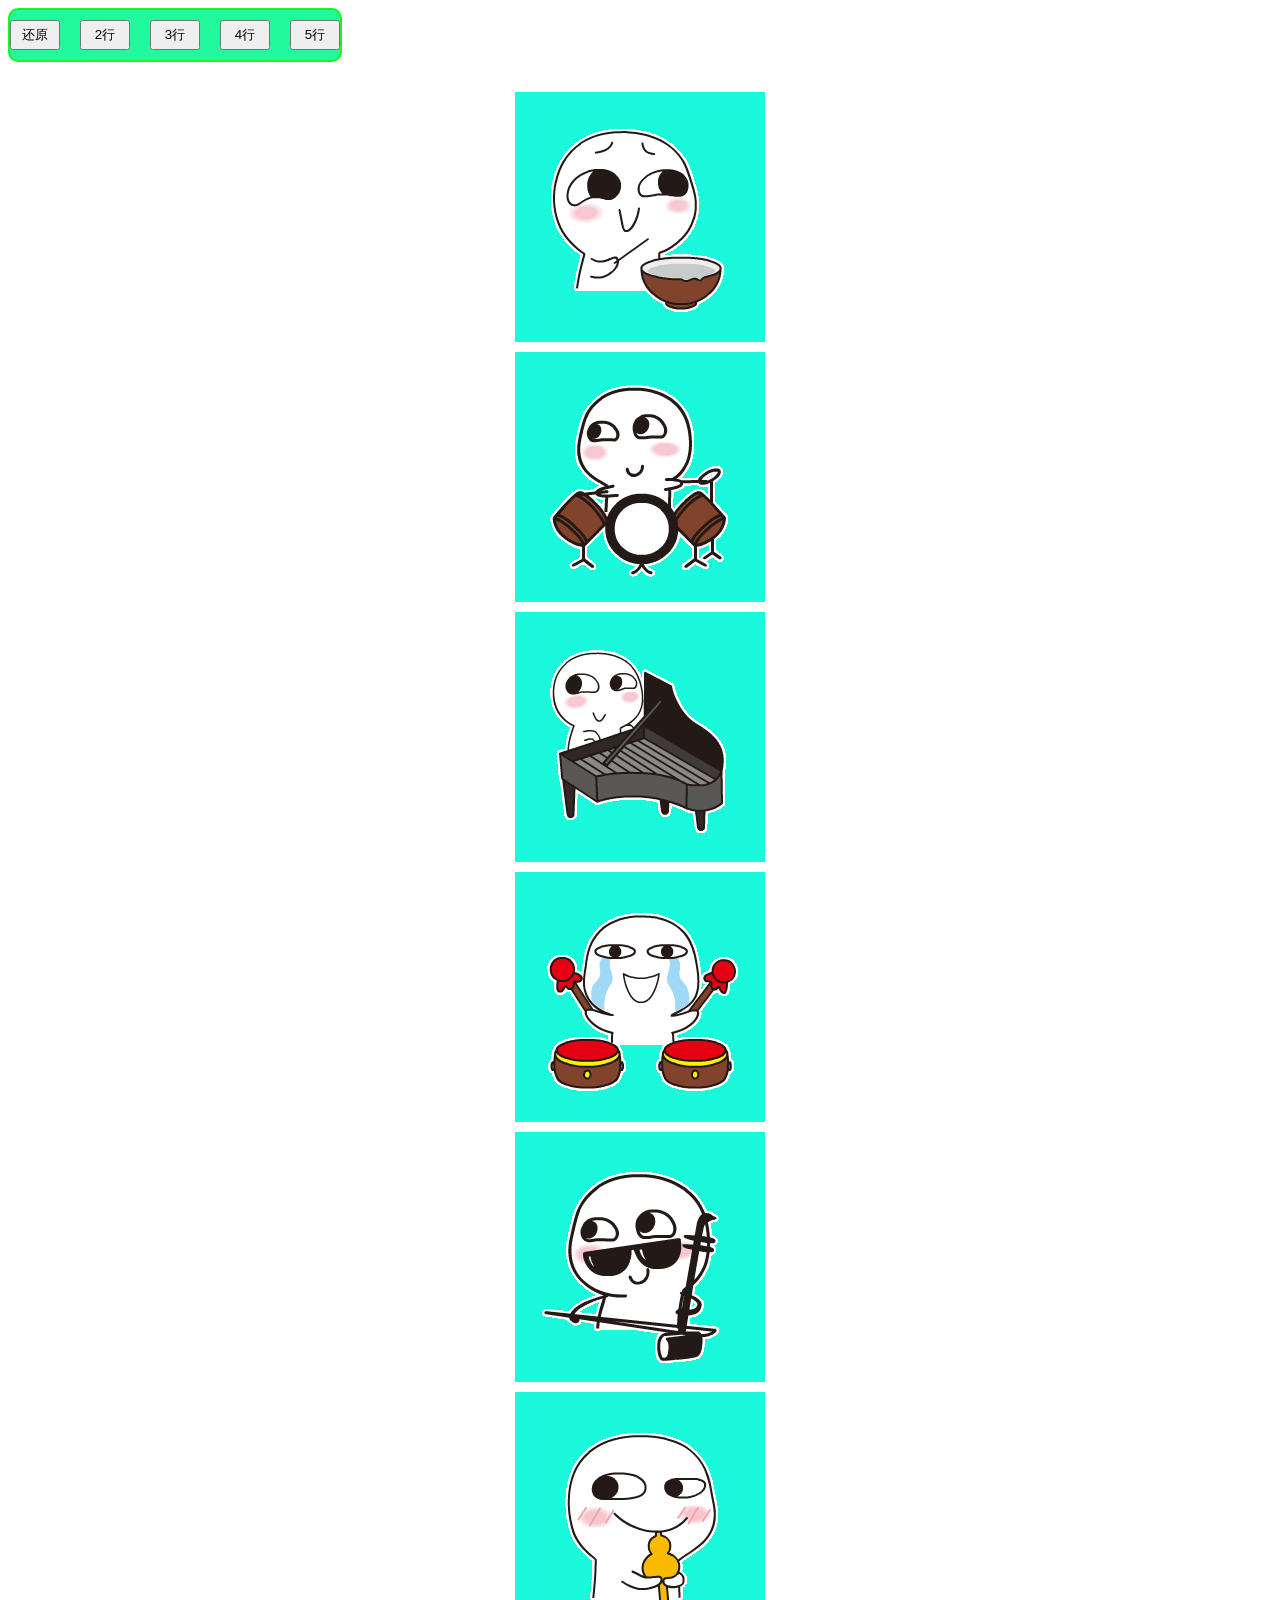
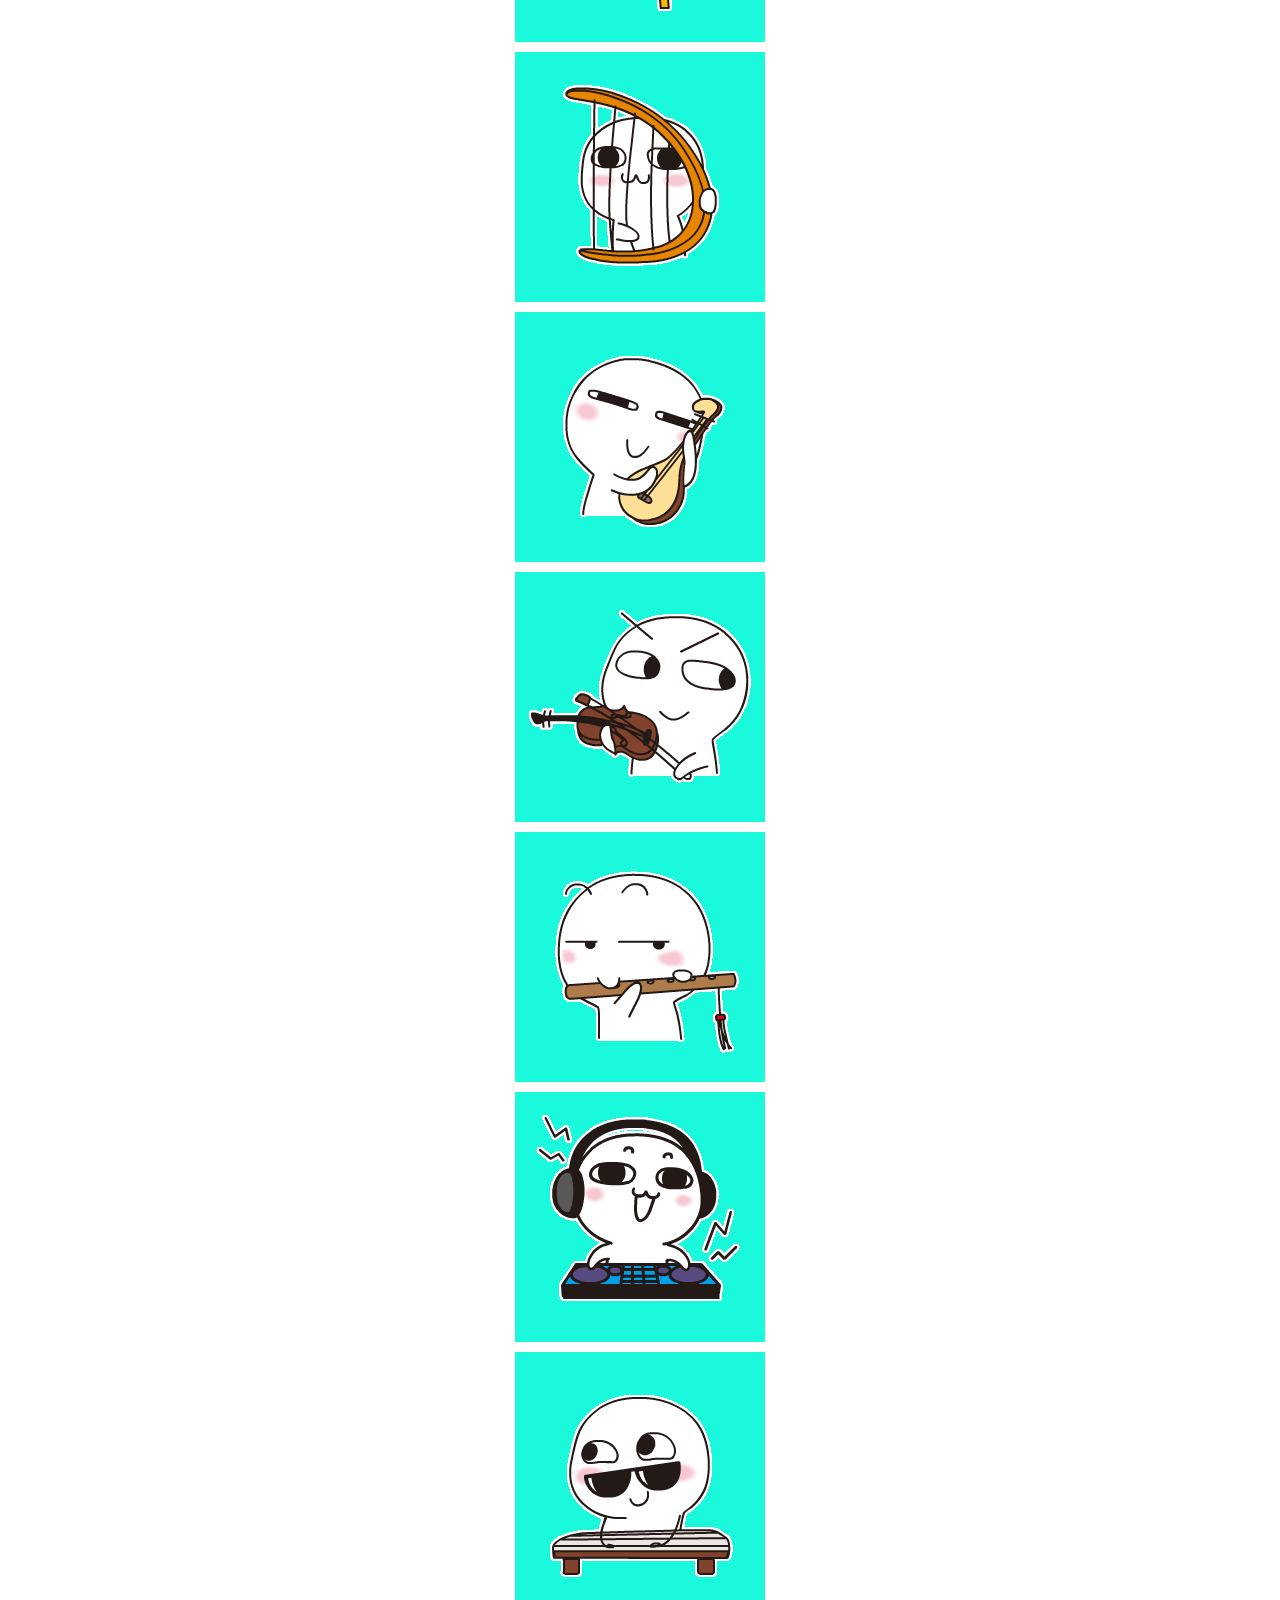
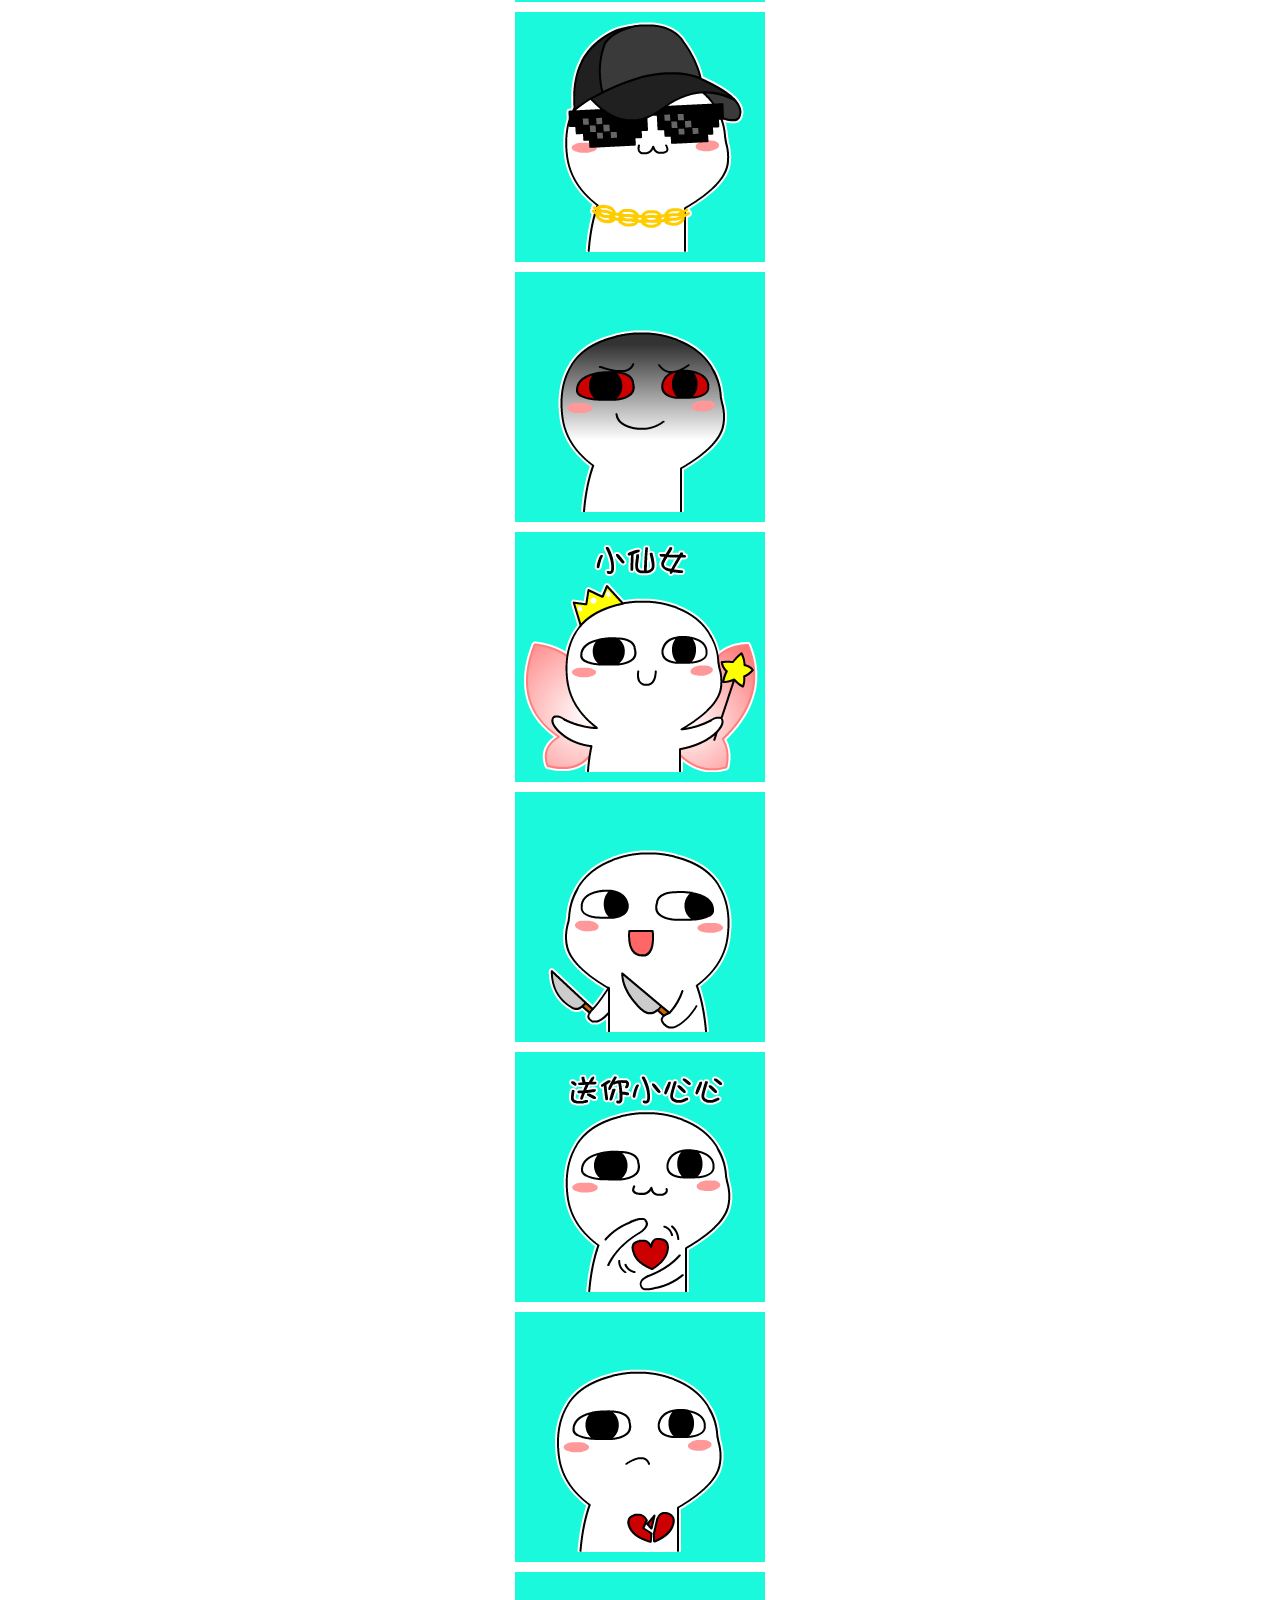
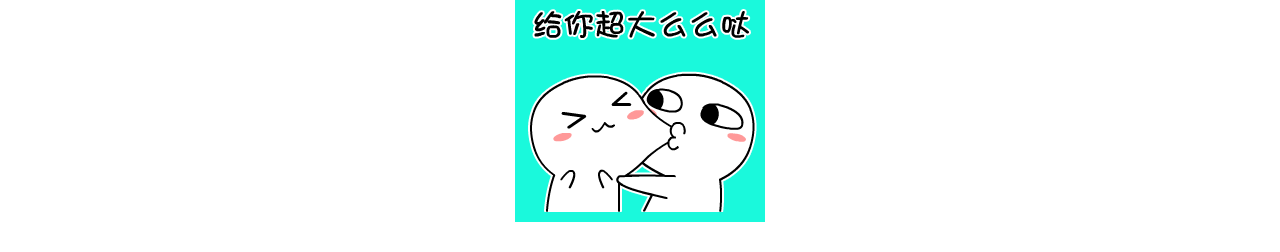
<file: 九宫格算法/Class/index.html>
<!DOCTYPE html>
<html lang="zh">
<head>
	<meta charset="UTF-8">
	<title>九宫格算法</title>
	<link rel="stylesheet" type="text/css" href="index.css">
	<script type="text/javascript" src="index.js"></script>
</head>
<body>
	<div class="btn-wrapper">
		<button class="btn">还原</button>
		<button class="btn">2行</button>
		<button class="btn">3行</button>
		<button class="btn">4行</button>
		<button class="btn">5行</button>
	</div>

	<div class="wrapper">
		
		<div class="inner">
			
			<div class="image" align="center"><img src="image/01.gif"></div>
			<div class="image" align="center"><img src="image/02.gif"></div>
			<div class="image" align="center"><img src="image/03.gif"></div>
			<div class="image" align="center"><img src="image/04.gif"></div>
			<div class="image" align="center"><img src="image/05.gif"></div>
			<div class="image" align="center"><img src="image/06.gif"></div>
			<div class="image" align="center"><img src="image/07.gif"></div>
			<div class="image" align="center"><img src="image/09.gif"></div>
			<div class="image" align="center"><img src="image/10.gif"></div>
			<div class="image" align="center"><img src="image/11.gif"></div>
			<div class="image" align="center"><img src="image/12.gif"></div>
			<div class="image" align="center"><img src="image/13.gif"></div>
			<div class="image" align="center"><img src="image/04.jpg"></div>
			<div class="image" align="center"><img src="image/05.jpg"></div>
			<div class="image" align="center"><img src="image/07.jpg"></div>
			<div class="image" align="center"><img src="image/08.jpg"></div>
			<div class="image" align="center"><img src="image/09.jpg"></div>
			<div class="image" align="center"><img src="image/10.jpg"></div>
			<div class="image" align="center"><img src="image/11.jpg"></div>

		</div>

	</div>
</body>
</html>
</file>
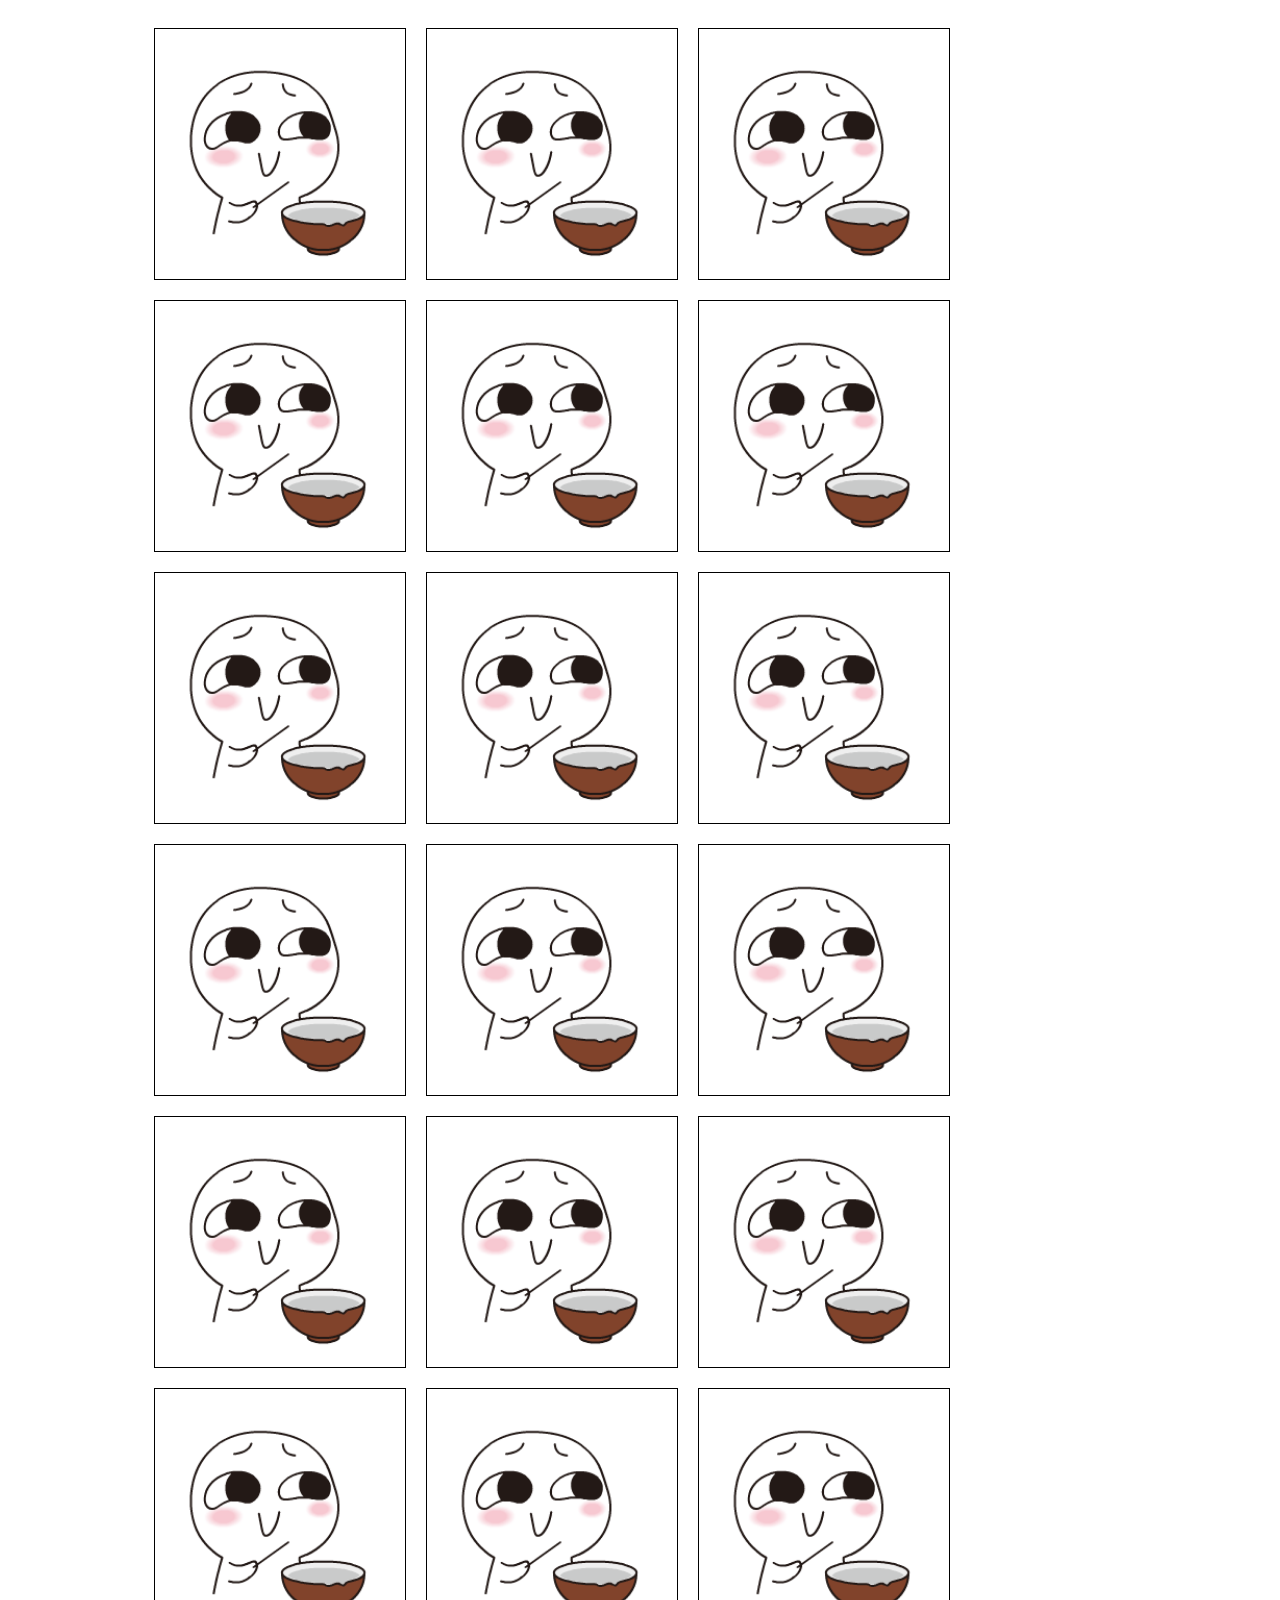
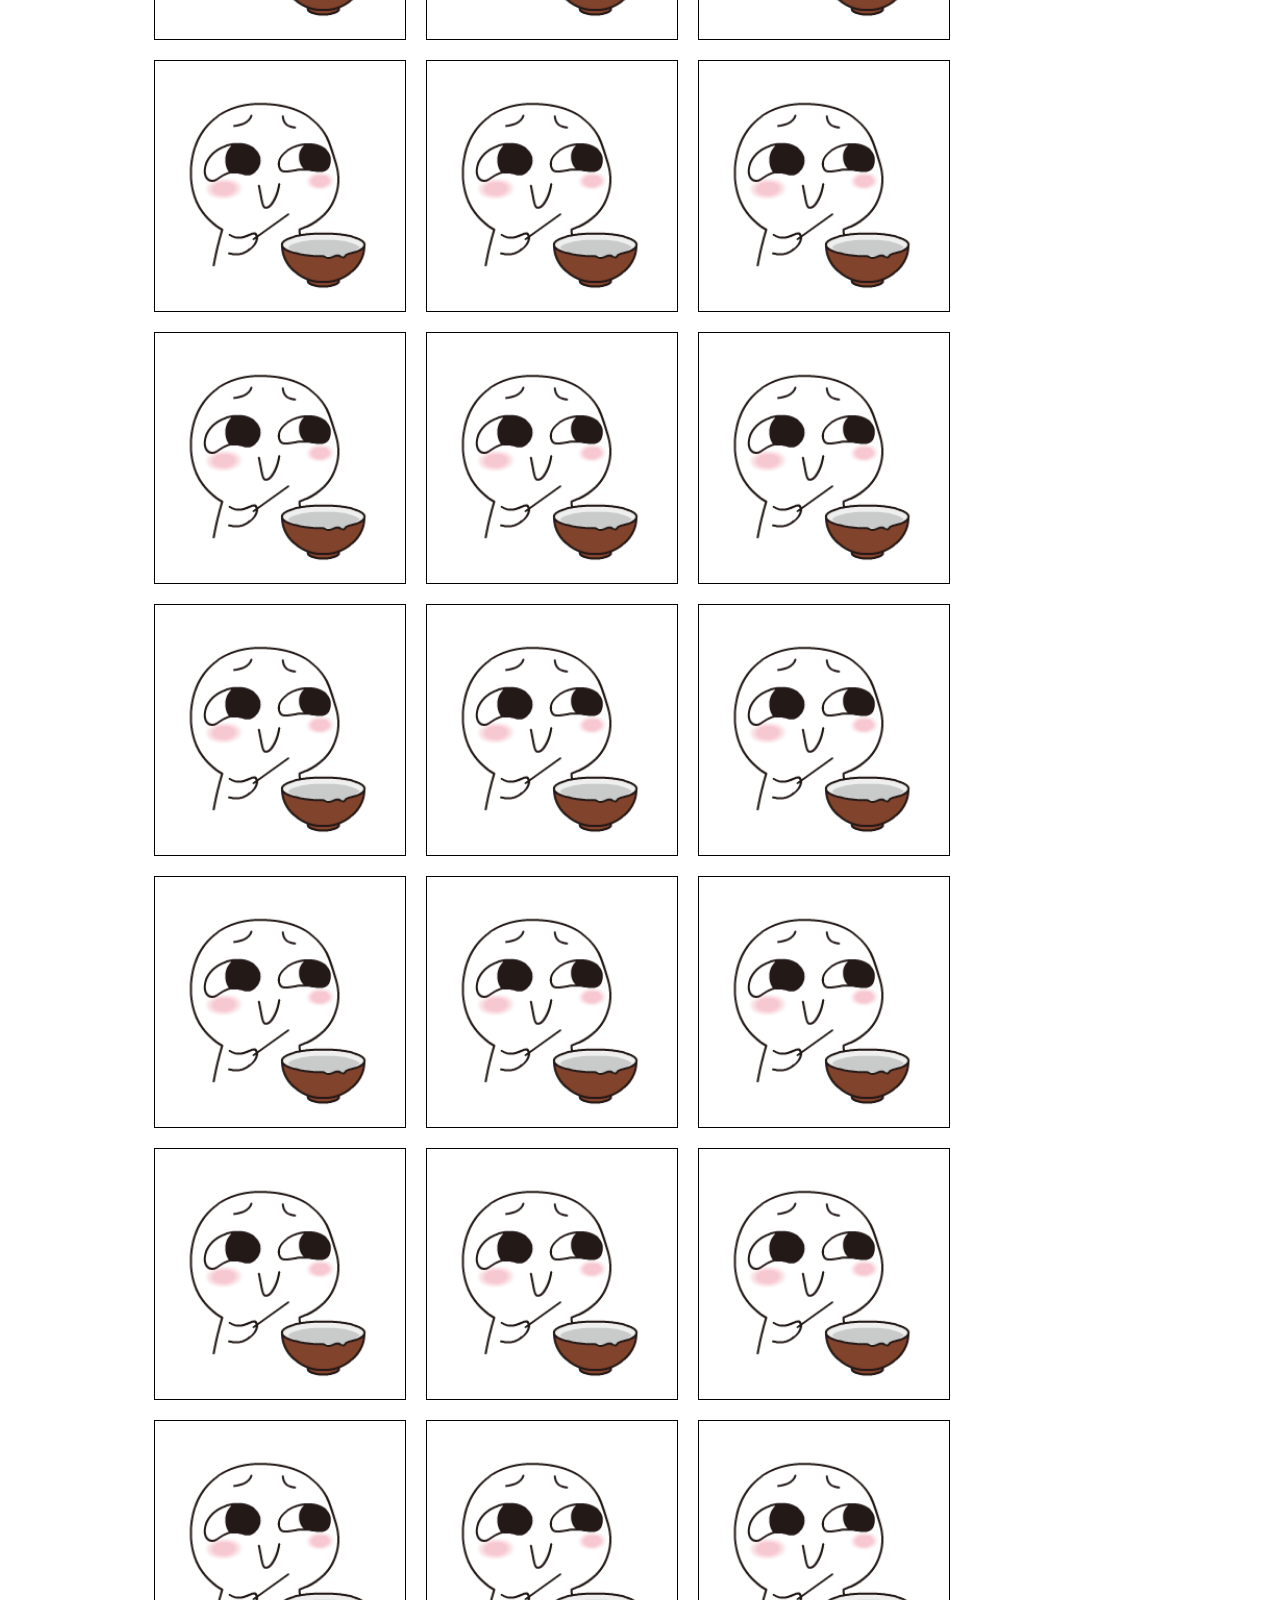
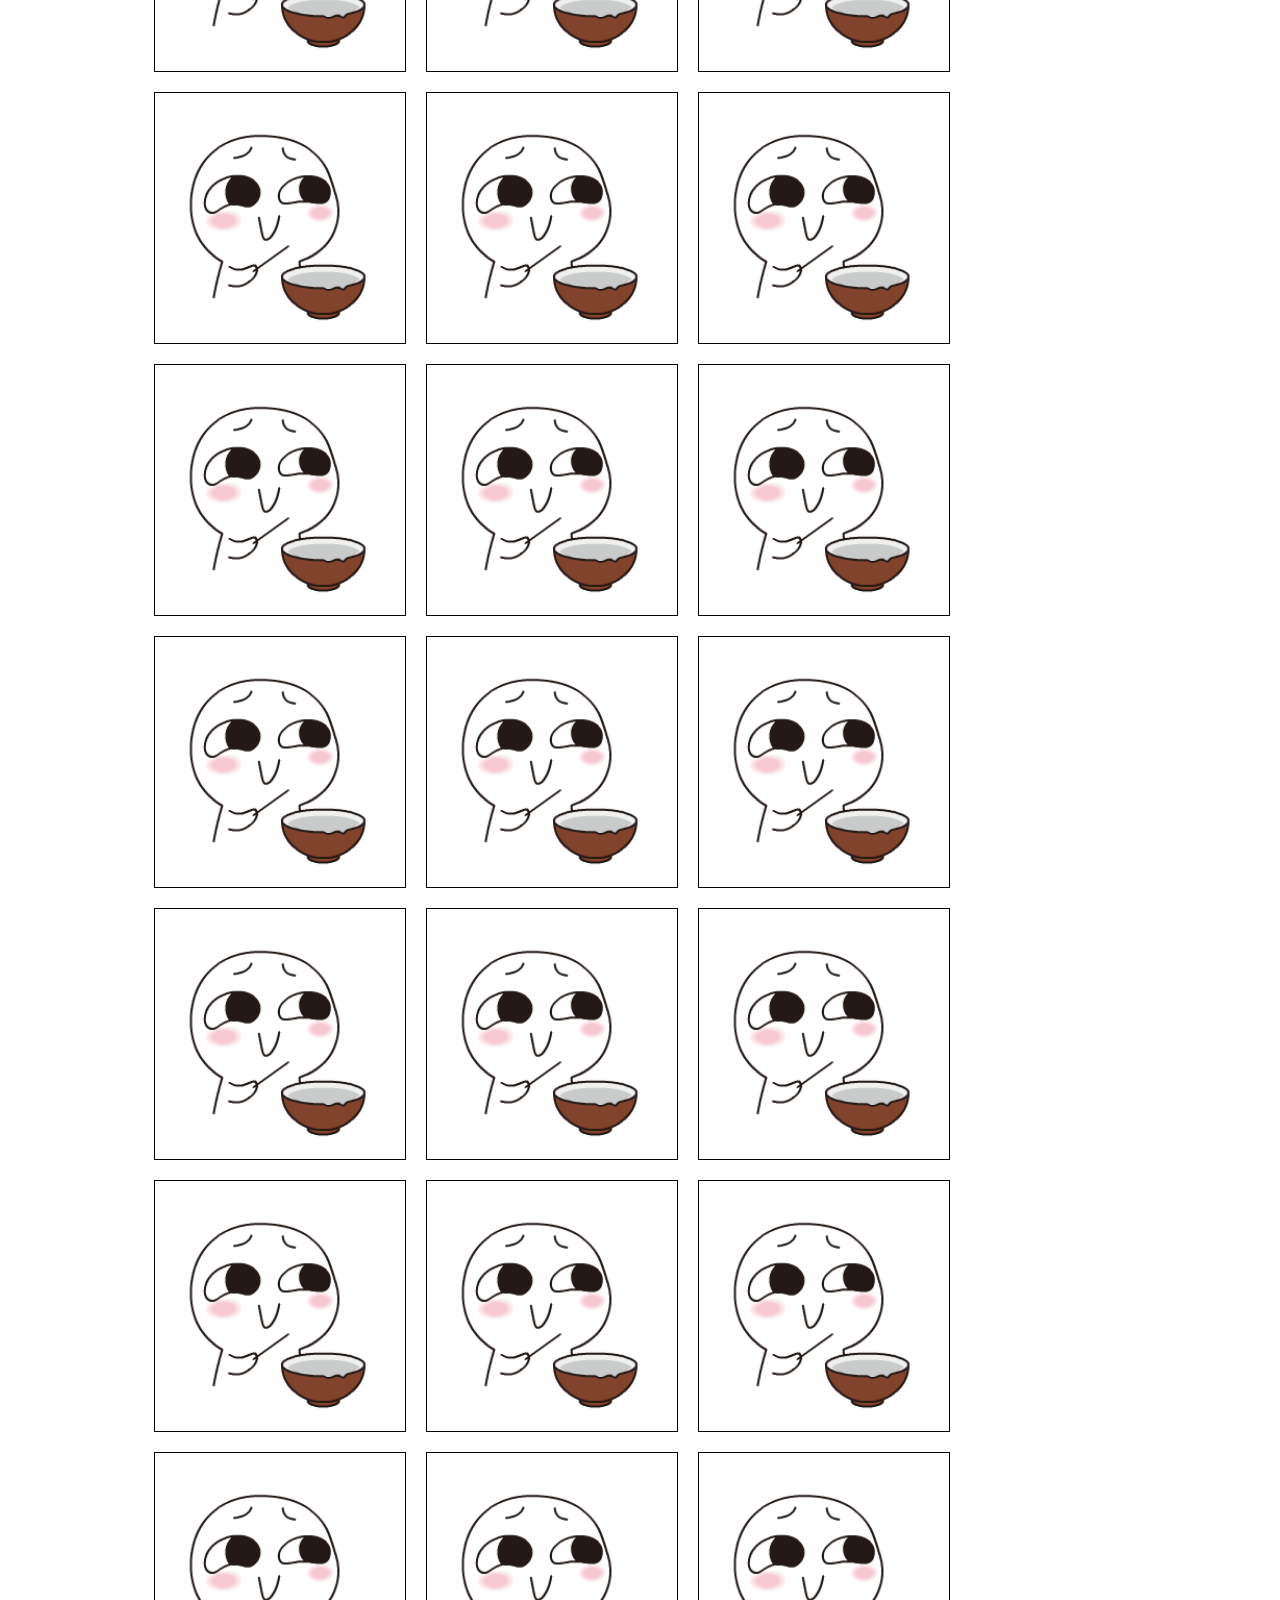
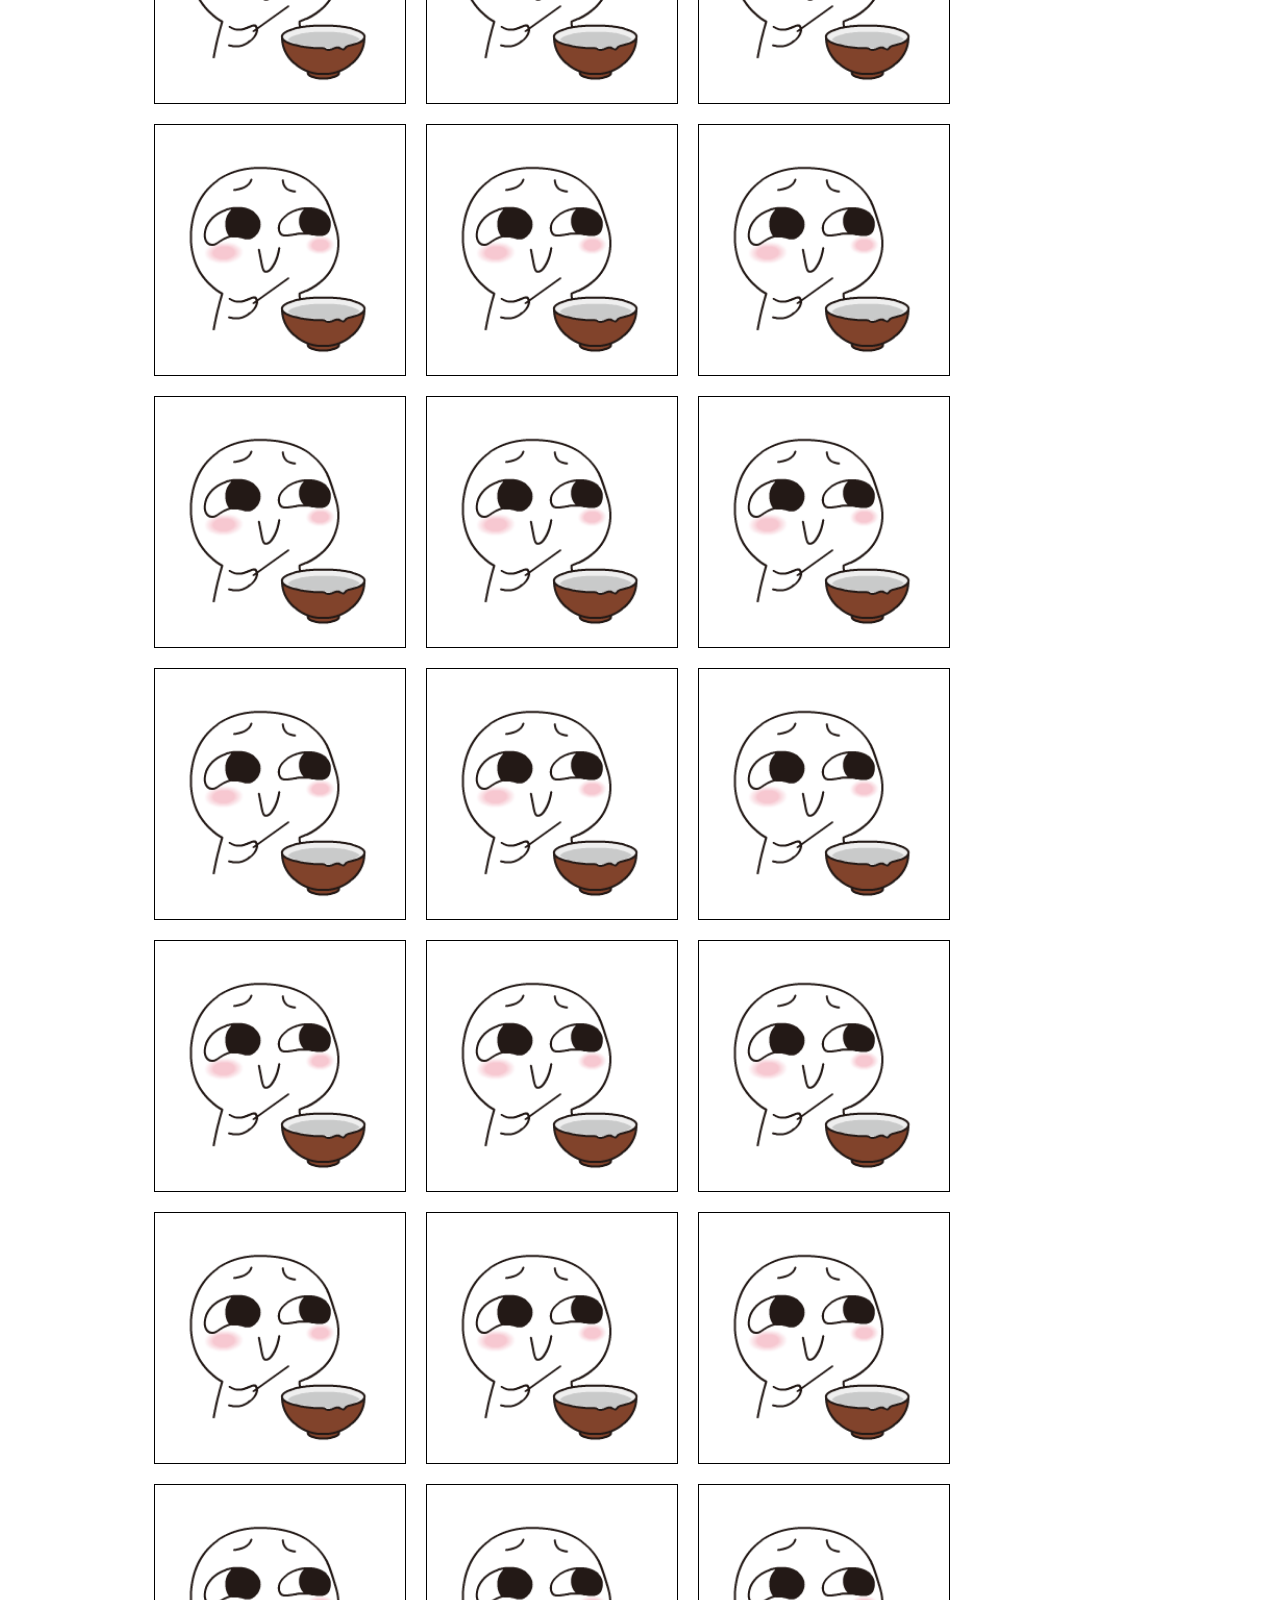
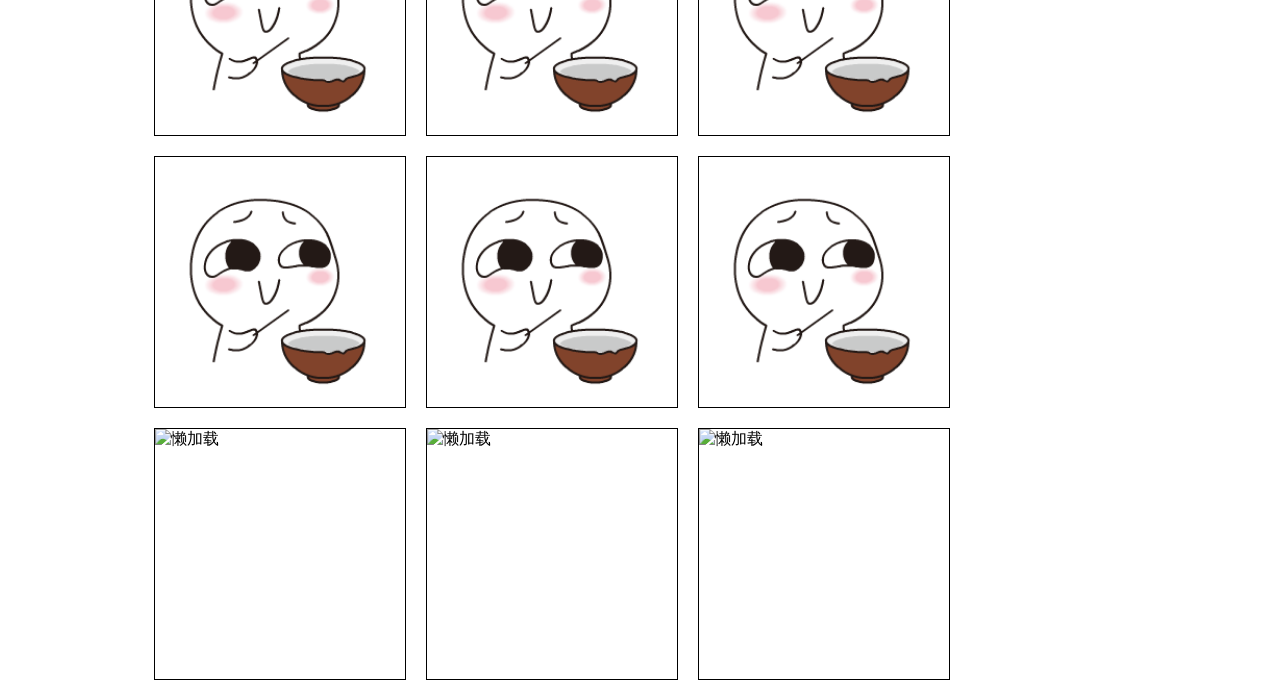
<file: 懒加载/lazy.html>
<!DOCTYPE html>
<html>
	<head>
		<meta charset="utf-8" />
		<title>js Learning -懒加载</title>
		<style type="text/css">
			#box{
				width:80%;
				margin:0 auto;
			}
			#box li{
				list-style: none;
				width:250px;
				height:250px;
				border: 1px solid black;
				float:left;
				margin-left: 20px;
				margin-top: 20px;
			}
			#box img{
				width:100%;
				height:100%;
			}
		</style>
	</head>
	<body>
		<div id='box'>
			<li><img alt="懒加载" data-src="image/01.gif"/></li>
			<li><img alt="懒加载" data-src="image/01.gif"/></li>
			<li><img alt="懒加载" data-src="image/01.gif"/></li>
			<li><img alt="懒加载" data-src="image/01.gif"/></li>
			<li><img alt="懒加载" data-src="image/01.gif"/></li>
			<li><img alt="懒加载" data-src="image/01.gif"/></li>
			<li><img alt="懒加载" data-src="image/01.gif"/></li>
			<li><img alt="懒加载" data-src="image/01.gif"/></li>
			<li><img alt="懒加载" data-src="image/01.gif"/></li>
			<li><img alt="懒加载" data-src="image/01.gif"/></li>
			<li><img alt="懒加载" data-src="image/01.gif"/></li>
			<li><img alt="懒加载" data-src="image/01.gif"/></li>
			<li><img alt="懒加载" data-src="image/01.gif"/></li>
			<li><img alt="懒加载" data-src="image/01.gif"/></li>
			<li><img alt="懒加载" data-src="image/01.gif"/></li>
			<li><img alt="懒加载" data-src="image/01.gif"/></li>
			<li><img alt="懒加载" data-src="image/01.gif"/></li>
			<li><img alt="懒加载" data-src="image/01.gif"/></li>
			<li><img alt="懒加载" data-src="image/01.gif"/></li>
			<li><img alt="懒加载" data-src="image/01.gif"/></li>
			<li><img alt="懒加载" data-src="image/01.gif"/></li>
			<li><img alt="懒加载" data-src="image/01.gif"/></li>
			<li><img alt="懒加载" data-src="image/01.gif"/></li>
			<li><img alt="懒加载" data-src="image/01.gif"/></li>
			<li><img alt="懒加载" data-src="image/01.gif"/></li>
			<li><img alt="懒加载" data-src="image/01.gif"/></li>
			<li><img alt="懒加载" data-src="image/01.gif"/></li>
			<li><img alt="懒加载" data-src="image/01.gif"/></li>
			<li><img alt="懒加载" data-src="image/01.gif"/></li>
			<li><img alt="懒加载" data-src="image/01.gif"/></li>
			<li><img alt="懒加载" data-src="image/01.gif"/></li>
			<li><img alt="懒加载" data-src="image/01.gif"/></li>
			<li><img alt="懒加载" data-src="image/01.gif"/></li>
			<li><img alt="懒加载" data-src="image/01.gif"/></li>
			<li><img alt="懒加载" data-src="image/01.gif"/></li>
			<li><img alt="懒加载" data-src="image/01.gif"/></li>
			<li><img alt="懒加载" data-src="image/01.gif"/></li>
			<li><img alt="懒加载" data-src="image/01.gif"/></li>
			<li><img alt="懒加载" data-src="image/01.gif"/></li>
			<li><img alt="懒加载" data-src="image/01.gif"/></li>
			<li><img alt="懒加载" data-src="image/01.gif"/></li>
			<li><img alt="懒加载" data-src="image/01.gif"/></li>
			<li><img alt="懒加载" data-src="image/01.gif"/></li>
			<li><img alt="懒加载" data-src="image/01.gif"/></li>
			<li><img alt="懒加载" data-src="image/01.gif"/></li>
			<li><img alt="懒加载" data-src="image/01.gif"/></li>
			<li><img alt="懒加载" data-src="image/01.gif"/></li>
			<li><img alt="懒加载" data-src="image/01.gif"/></li>
			<li><img alt="懒加载" data-src="image/01.gif"/></li>
			<li><img alt="懒加载" data-src="image/01.gif"/></li>
			<li><img alt="懒加载" data-src="image/01.gif"/></li>
			<li><img alt="懒加载" data-src="image/01.gif"/></li>
			<li><img alt="懒加载" data-src="image/01.gif"/></li>
			<li><img alt="懒加载" data-src="image/01.gif"/></li>
			<li><img alt="懒加载" data-src="image/01.gif"/></li>
			<li><img alt="懒加载" data-src="image/01.gif"/></li>
			<li><img alt="懒加载" data-src="image/01.gif"/></li>
			<li><img alt="懒加载" data-src="image/01.gif"/></li>
			<li><img alt="懒加载" data-src="image/01.gif"/></li>
			<li><img alt="懒加载" data-src="image/01.gif"/></li>
			<li><img alt="懒加载" data-src="image/01.gif"/></li>
			<li><img alt="懒加载" data-src="image/01.gif"/></li>
			<li><img alt="懒加载" data-src="image/01.gif"/></li>
			<li><img alt="懒加载" data-src="image/01.gif"/></li>
			<li><img alt="懒加载" data-src="image/01.gif"/></li>
			<li><img alt="懒加载" data-src="image/01.gif"/></li>
			<li><img alt="懒加载" data-src="image/01.gif"/></li>
			<li><img alt="懒加载" data-src="image/01.gif"/></li>
			<li><img alt="懒加载" data-src="image/01.gif"/></li>
			<li><img alt="懒加载" data-src="image/01.gif"/></li>
			<li><img alt="懒加载" data-src="image/01.gif"/></li>
			<li><img alt="懒加载" data-src="image/01.gif"/></li>
			<li><img alt="懒加载" data-src="image/01.gif"/></li>
			<li><img alt="懒加载" data-src="image/01.gif"/></li>
			<li><img alt="懒加载" data-src="image/01.gif"/></li>
			<li><img alt="懒加载" data-src="image/01.gif"/></li>
			<li><img alt="懒加载" data-src="image/01.gif"/></li>
			<li><img alt="懒加载" data-src="image/01.gif"/></li>
			
		</div>
	</body>
	<script type="text/javascript">
		//获取所有图片
		var aImage = document.getElementsByTagName('img');
		//获取可视区高度
		var height = document.documentElement.clientHeight;
			
		//当滚动时触发
		window.onload = window.onscroll = function(){
			//得到滚动卷起高度
			var scrollTop = document.documentElement.scrollTop;
			//遍历所有图片
			for(var i = 0 ; i < aImage.length ; i++ ){
				//获取该图片举例网页顶部和可视区高度,判断是否显示
				//距网页顶部高度
				var top = aImage[i].offsetTop;
				//-300为了能方便观察加载
				if(top <=  height + scrollTop - 300){
					aImage[i].src = aImage[i].dataset.src;
				}
			}
			
		};
 
	</script>
</html>
</file>
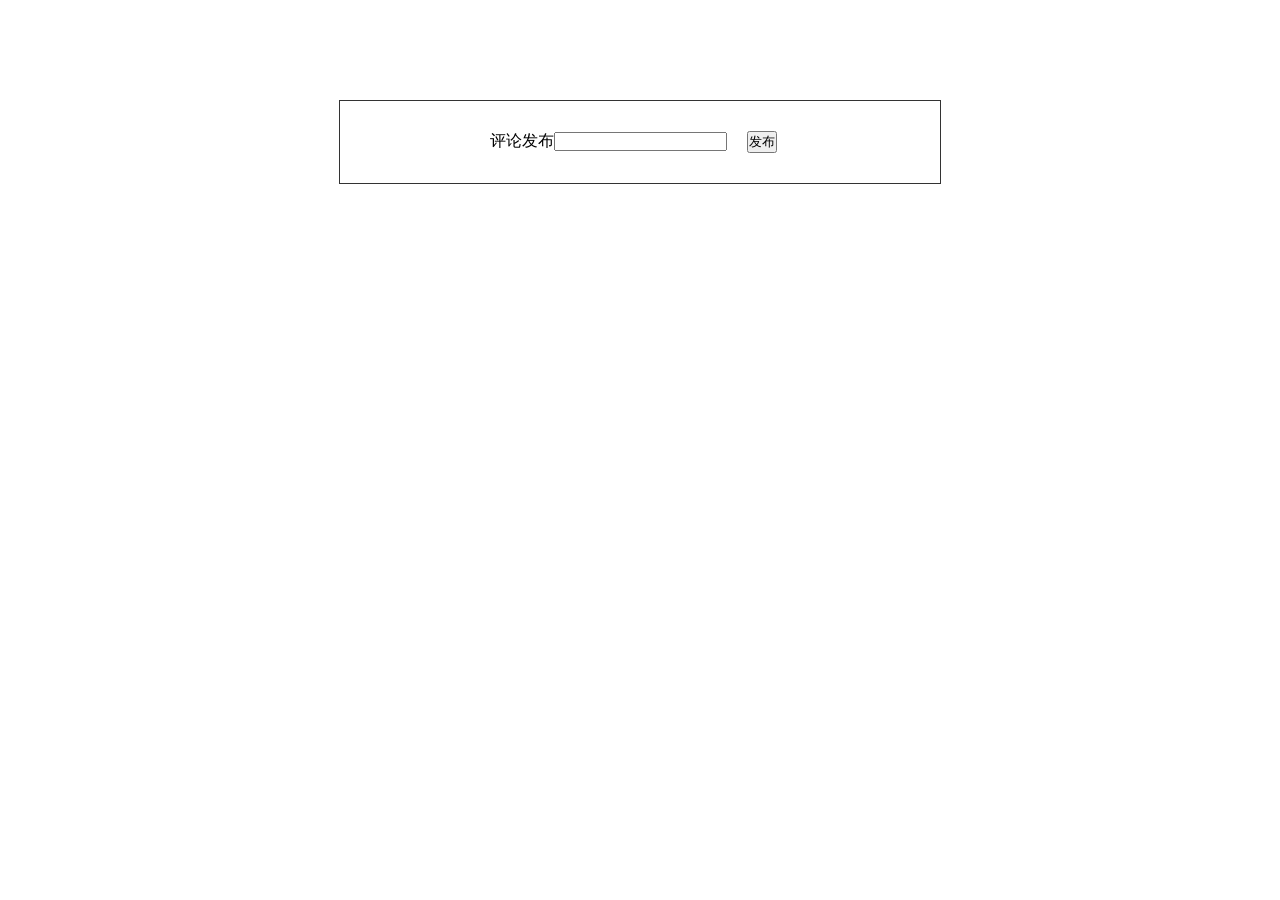
<file: 评论删除/test.html>
<!DOCTYPE html>
<html>
	<head>
		<meta charset="utf-8" />
		<title></title>
		<style type="text/css">
			*{margin: 0;padding: 0;}
			ul{
				list-style-type: none;
			}
			.head {
				margin: 0 auto;
				width: 300px;
			}
			.box{
				margin: 100px auto;
				width: 600px;
				height: auto;
				border: 1px solid #333;
				padding: 30px 0;
			}
			.box li{
				line-height: 25px;
				margin-left: 60px;
				width: 452px;
			}
			ul li a{
				float: right;
			}
			button {
				margin-left: 20px;
			}
		</style>
		<script>
			window.onload = function() {
				var butto = document.getElementById("butto");
				var ul = document.getElementById("ul");
				butto.onclick = function() {
					var tex = document.getElementById("tex");
					var hml = tex.value;
					//alert(hml);
					if(hml != null && hml != '' && hml != undefined){
						var li = document.createElement("li");
						var lis = document.getElementsByTagName("li");
						li.innerHTML = hml+"<a href='javascript:;'>删除</a>";
						//ul.appendChild(li);
						ul.insertBefore(li,lis[0]); //后发布的放到前边
						tex.value = "";
					}
					
					
					//删除操作
					var as = document.getElementsByTagName("a");
					for(var i=0;i<as.length;i++){
						as[i].onclick = function() {
							ul.removeChild(this.parentNode);   //删除ul中的li
						}
					}
					
					
				}
			}
		</script>
	</head>
	<body>
		<div class="box">
			<div class="head">评论发布<input type="text" name="tex" id="tex"><button id="butto">发布</button></div>
			<ul id="ul">
			</ul>
		</div>
	</body>
</html>
</file>
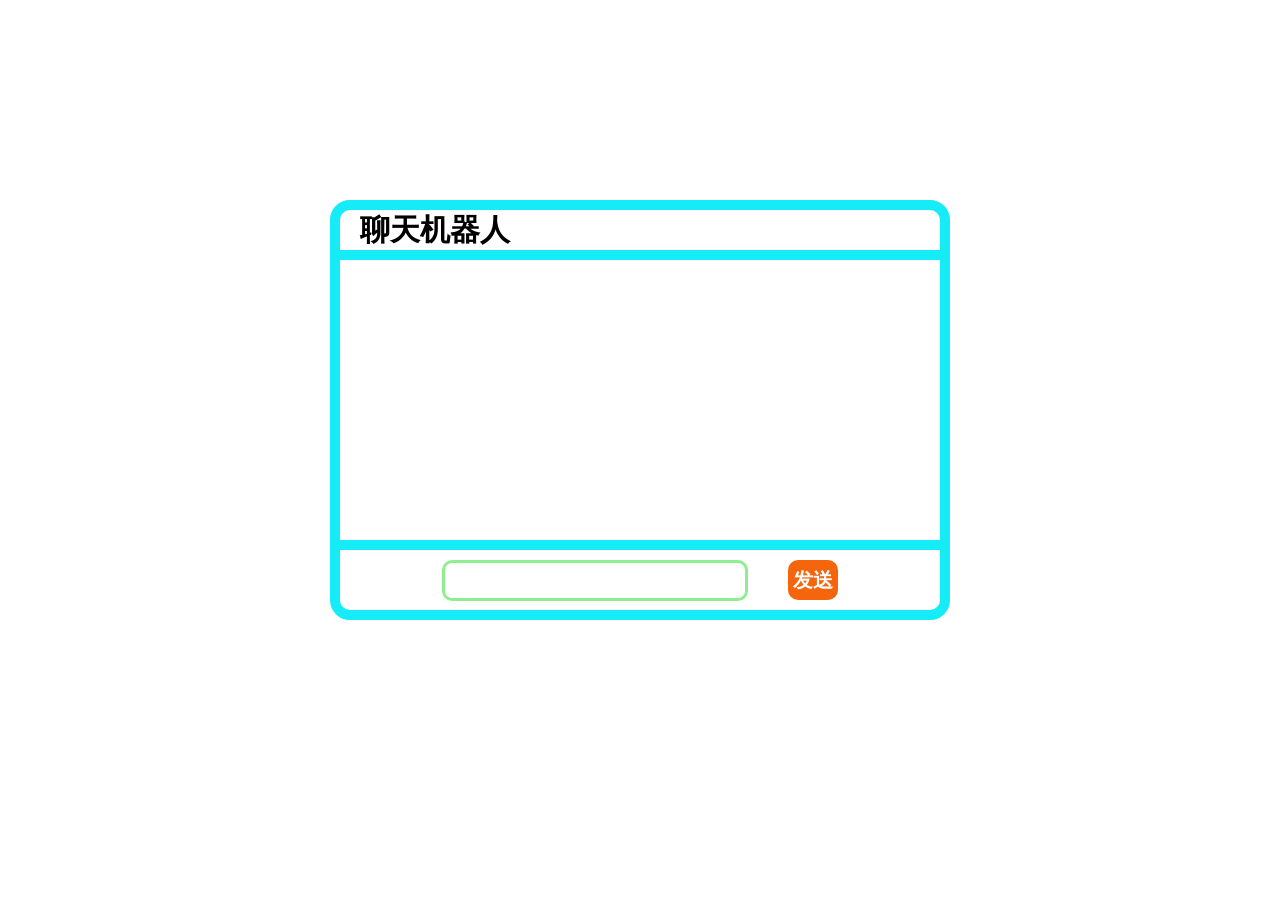
<file: ajax聊天机器人/ajax聊天机器人/robot.html>
<!DOCTYPE html>
<html lang="zh">

<head>
    <meta charset="UTF-8">
    <title>robot</title>
    <link rel="stylesheet" type="text/css" href="robot.css">
    <script type="text/javascript" src="robot.js"></script>
</head>

<body>
    <div class="chatBox" id="chatBox">
        <div class="chatBox-header" id="chatBox-header">聊天机器人</div>
        <div class="chatBox-body" id="chatBox-body">
            <div class="chatBox-body-item">
            	<div class="a">
            		<a href="#" class="chatBox-body-name">机</a>
					<p class="chatBox-body-message">聊天机器</p>
            	</div>
            </div>
            <div class="chatBox-body-item" data-self>
            	<div class="a">
            		<a href="#" class="chatBox-body-name">人</a>
					<p class="chatBox-body-message">聊天机器人</p>
            	</div>
            </div>
        </div>
        <div class="chatBox-footer" id="chatBox-footer">
            <input type="text" class="chatBox-footer-input" id="chatBox-footer-input">
            <button class="chatBox-footer-btn" id="chatBox-footer-btn">发送</button>
        </div>
    </div>
</body>

</html>
</file>
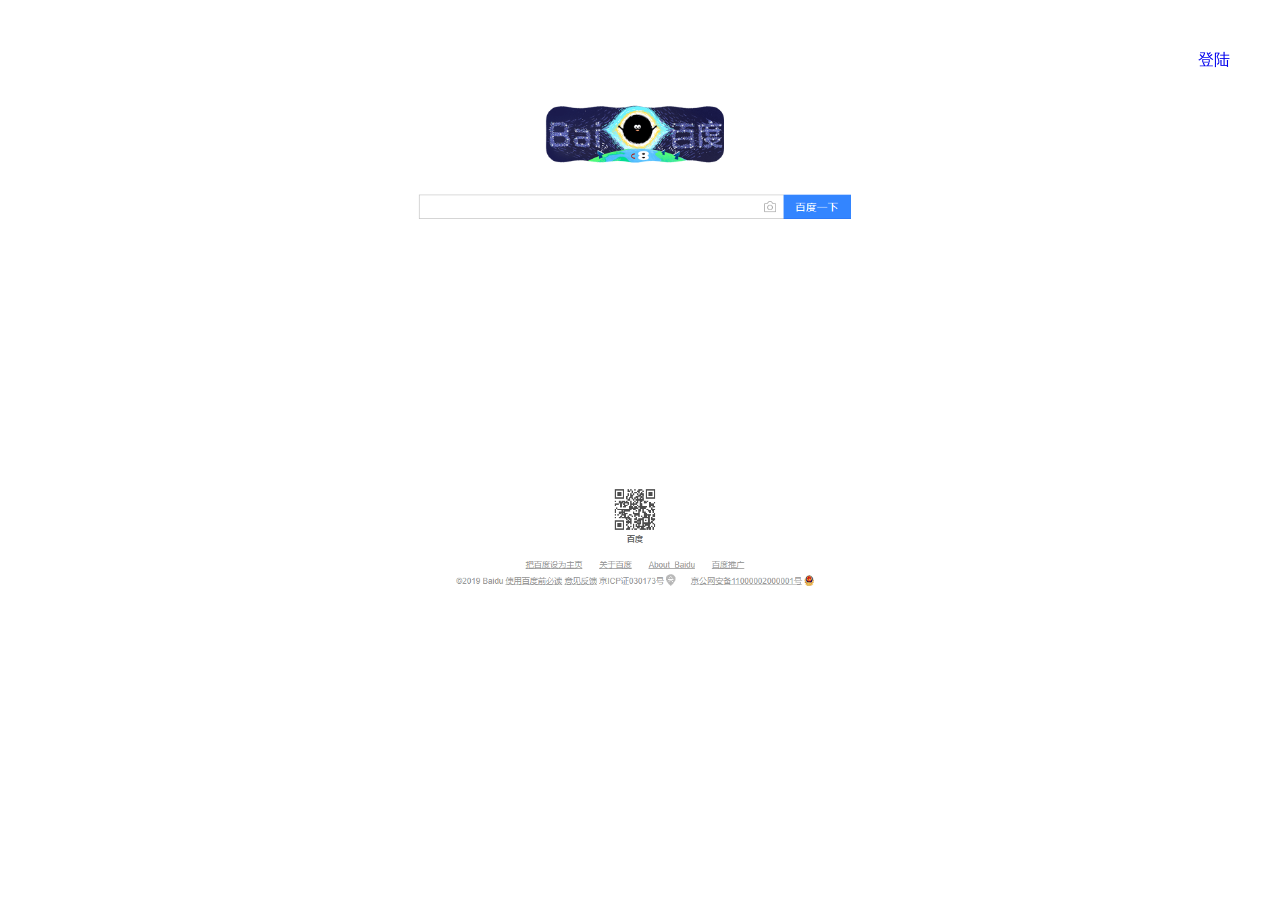
<file: dialog/dialog/dialog.html>
<!DOCTYPE html>
<html lang="zh">
<head>
	<meta charset="UTF-8">
	<title>login dialog</title>
	<link rel="stylesheet" type="text/css" href="dialog.css">
	<script type="text/javascript" src="dialog.js"></script>
</head>
<body>
	<div class="dialog" id="dialog">
		<div class="dialog-header" id="dialog-header">
			<div class="dialog-header-title" id="dialog-header-title">用户密码登录</div>
			<div class="dialog-header-close" id="dialog-header-close">X</div>
		</div>
		<div class="dialog-body" id="dialog-body">
			<input type="text" name="user" placeholder="请输入用户名">
			<input type="password" name="user" placeholder="密码">
			<button>登录</button>
		</div>
	</div>
	<div class="mask" id="mask"></div>
	<a href="#" class="login" id="login">登陆</a>
</body>
</html>
</file>
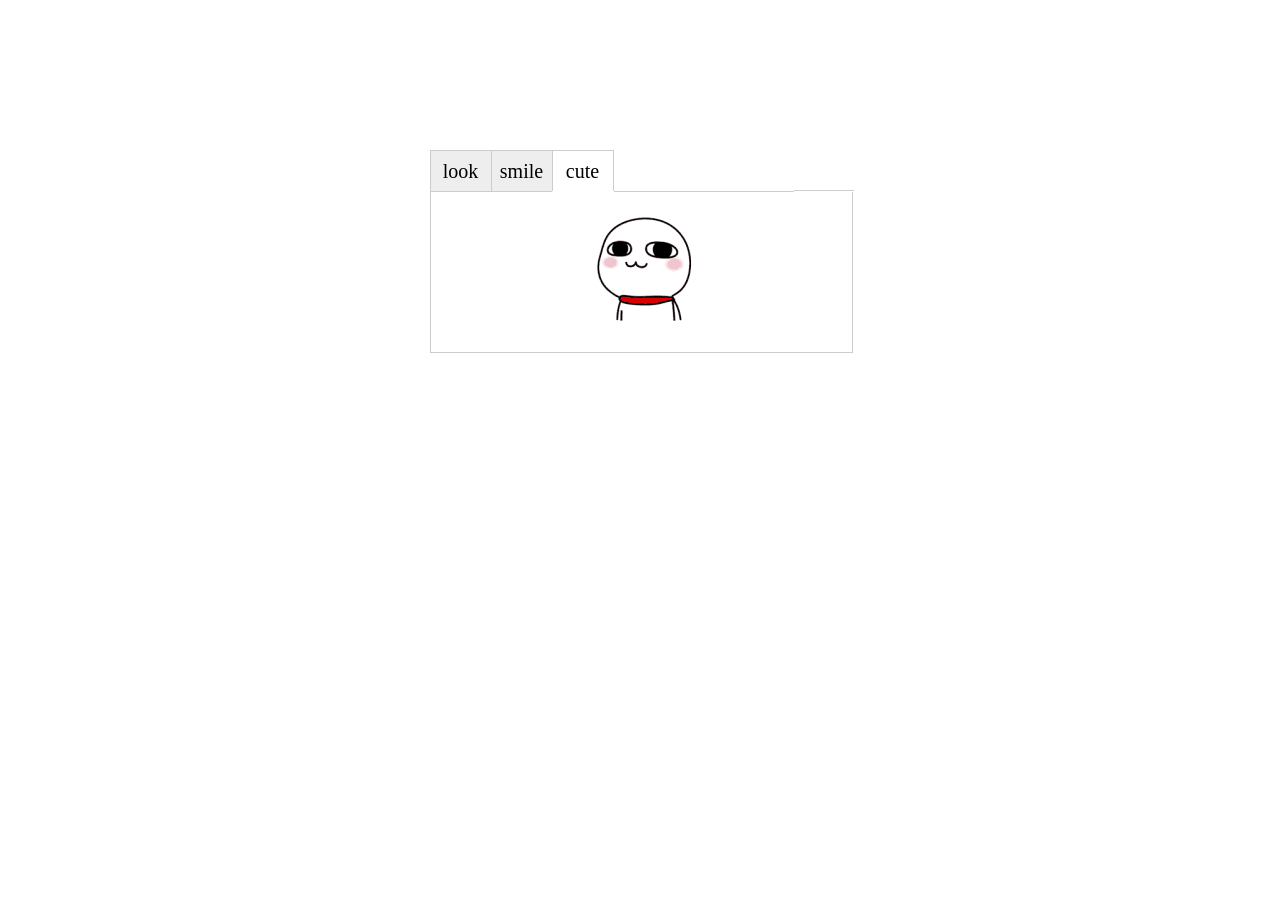
<file: Js实现选项卡/Study/study.html>
<!DOCTYPE html>
<html lang="en">
<head>
    <meta charset="UTF-8">
    <title>CSS实现Tab选项卡</title>
    <link rel="stylesheet" type="text/css" href="study.css">
    <script type="text/javascript" src="study.js"></script>
</head>
<body>
    <div id="wrapper">
        
        <div id="tab-header">
            <div class="emoji">look</div>
            <div class="emoji">smile</div>
            <div class="emoji">cute</div>
            <div></div>
            <div></div>
            <div></div>
            <div></div>  <!-- 用空div占位 -->
        </div>

        <div id="tab-body">
                <div class="image" align="center"><img src="1.jpg"></div>
                <div class="image" align="center"><img src="2.jpg"></div>
                <div class="image" align="center"><img src="3.jpg"></div>
        </div>

    </div>
</body>
</html>
</file>
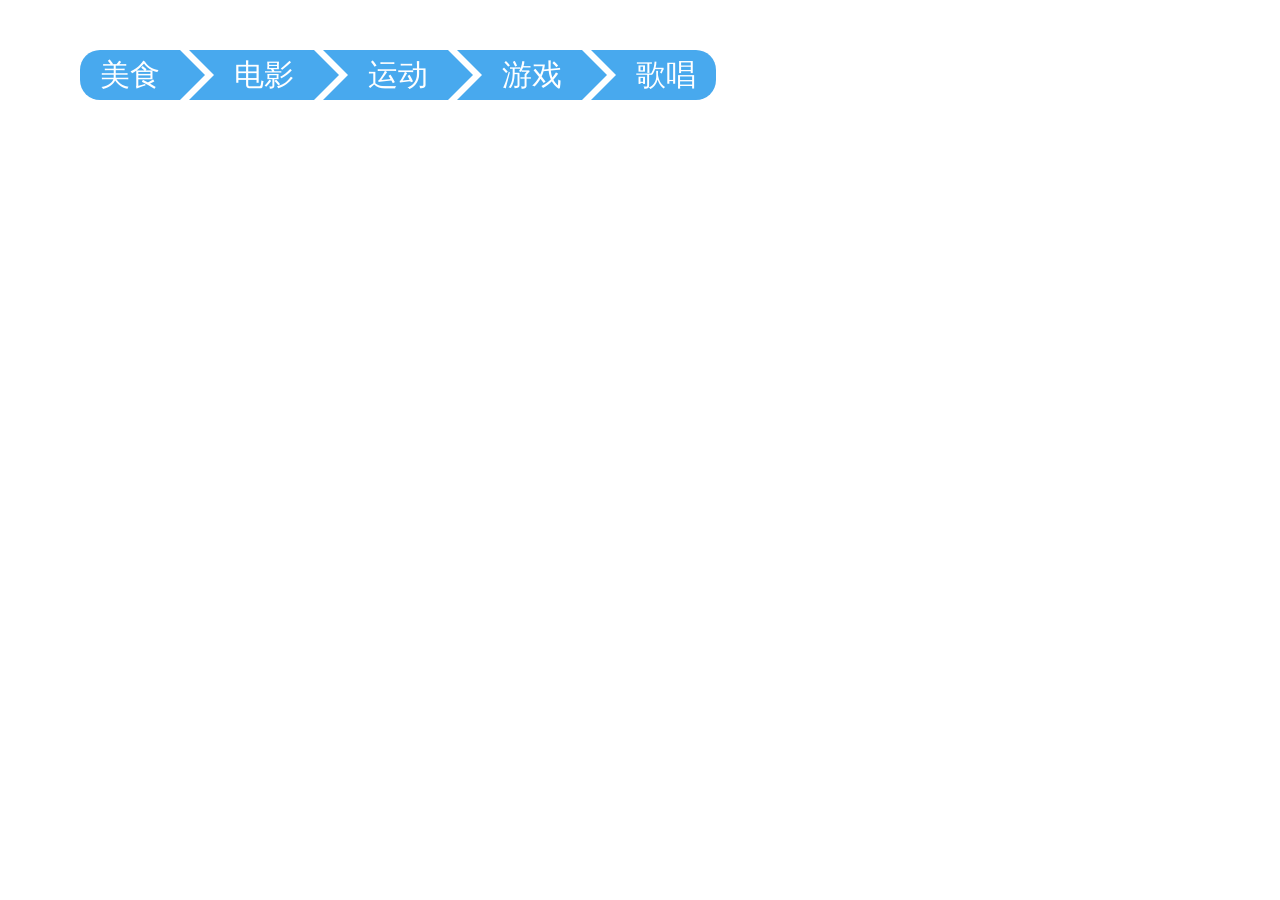
<file: leader/leader/leader.html>
<!DOCTYPE html>
<html lang="zh">
<head>
	<meta charset="UTF-8">
	<title>面包屑导航栏</title>
	<link rel="stylesheet" type="text/css" href="leader.css">
</head>
<body>
	
	<div id="wrapper">

		<div class="first"><a href="#">美食</a></div>
		<div class="normal"><a href="#">电影</a></div>
		<div class="normal"><a href="#">运动</a></div>
		<div class="normal"><a href="#">游戏</a></div>
		<div class="last"><a href="#">歌唱</a></div>

	</div>

</body>
</html>
</file>
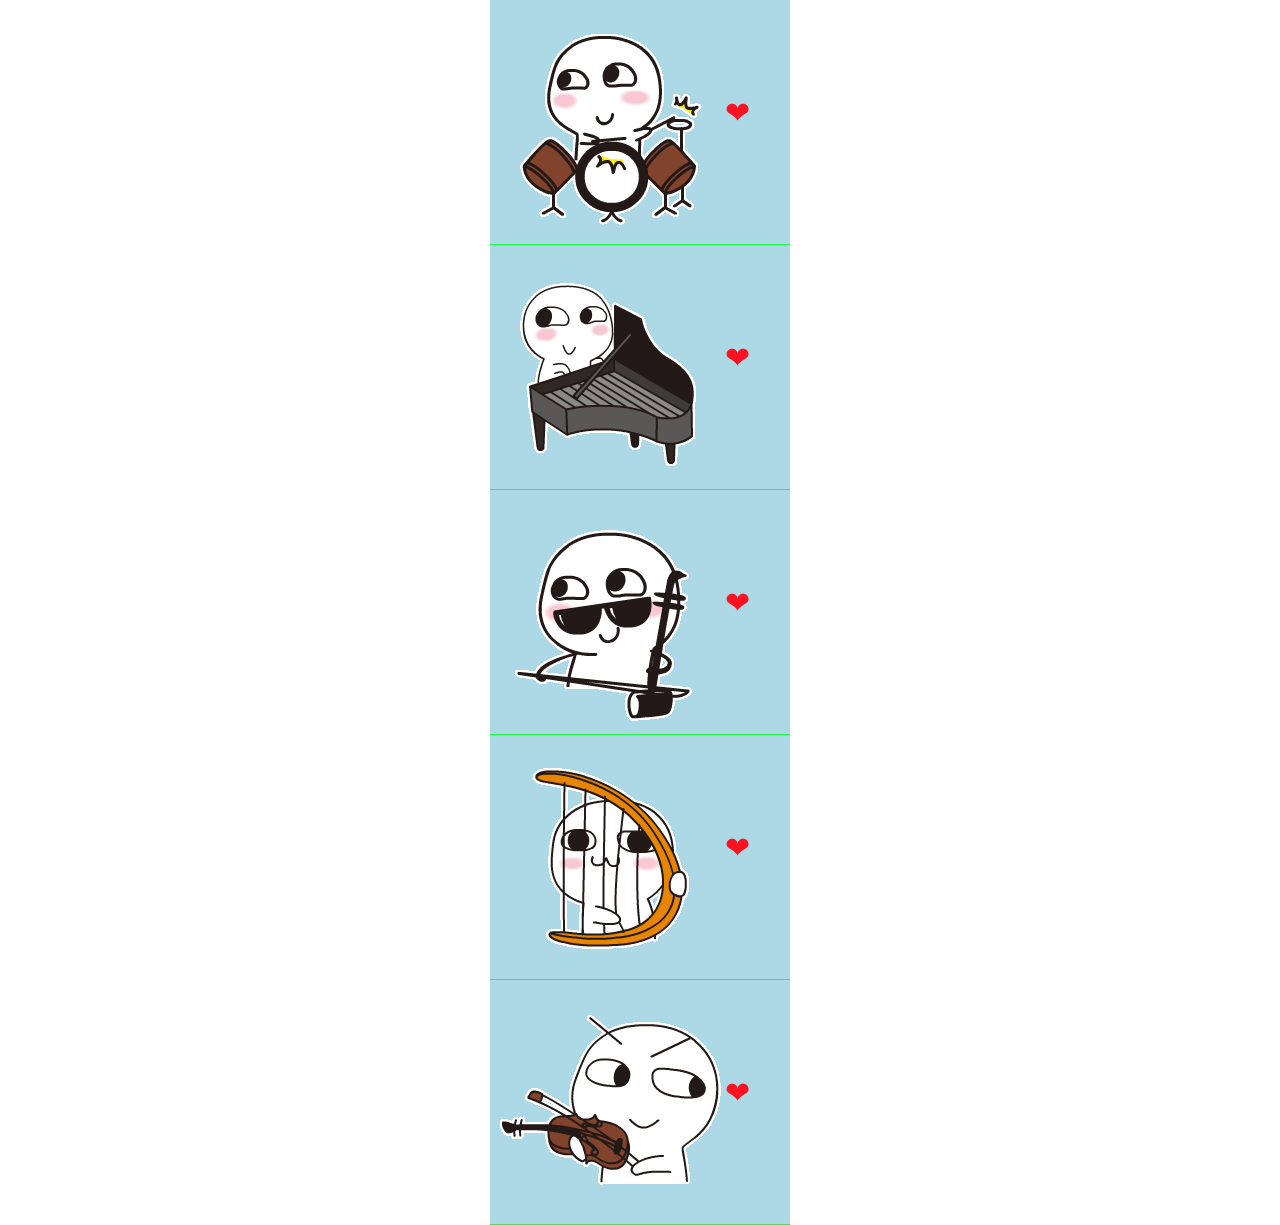
<file: like/like/like.html>
<!DOCTYPE html>
<html lang="en">
<head>
	<meta charset="UTF-8">
	<title>like</title>
	<link rel="stylesheet" type="text/css" href="like.css">
	<script type="text/javascript" src="like.js"></script>
</head>
<body>
	<div class="wrapper">
		<ul>
			<li>
				<img src="image/02.gif">
				<span class="se">&#10084</span>
				<span class="num"></span>
				<hr>
			</li>
			<li>
				<img src="image/03.gif">
				<span class="se">&#10084</span>
				<span class="num"></span>
				<hr>
			</li>
			<li>
				<img src="image/05.gif">
				<span class="se">&#10084</span>
				<span class="num"></span>
				<hr>
			</li>
			<li>
				<img src="image/07.gif">
				<span class="se">&#10084</span>
				<span class="num"></span>
				<hr>
			</li>
			<li>
				<img src="image/10.gif">
				<span class="se">&#10084</span>
				<span class="num"></span>
				<hr>
			</li>
		</ul>
	</div>
</body>
</html>
</file>
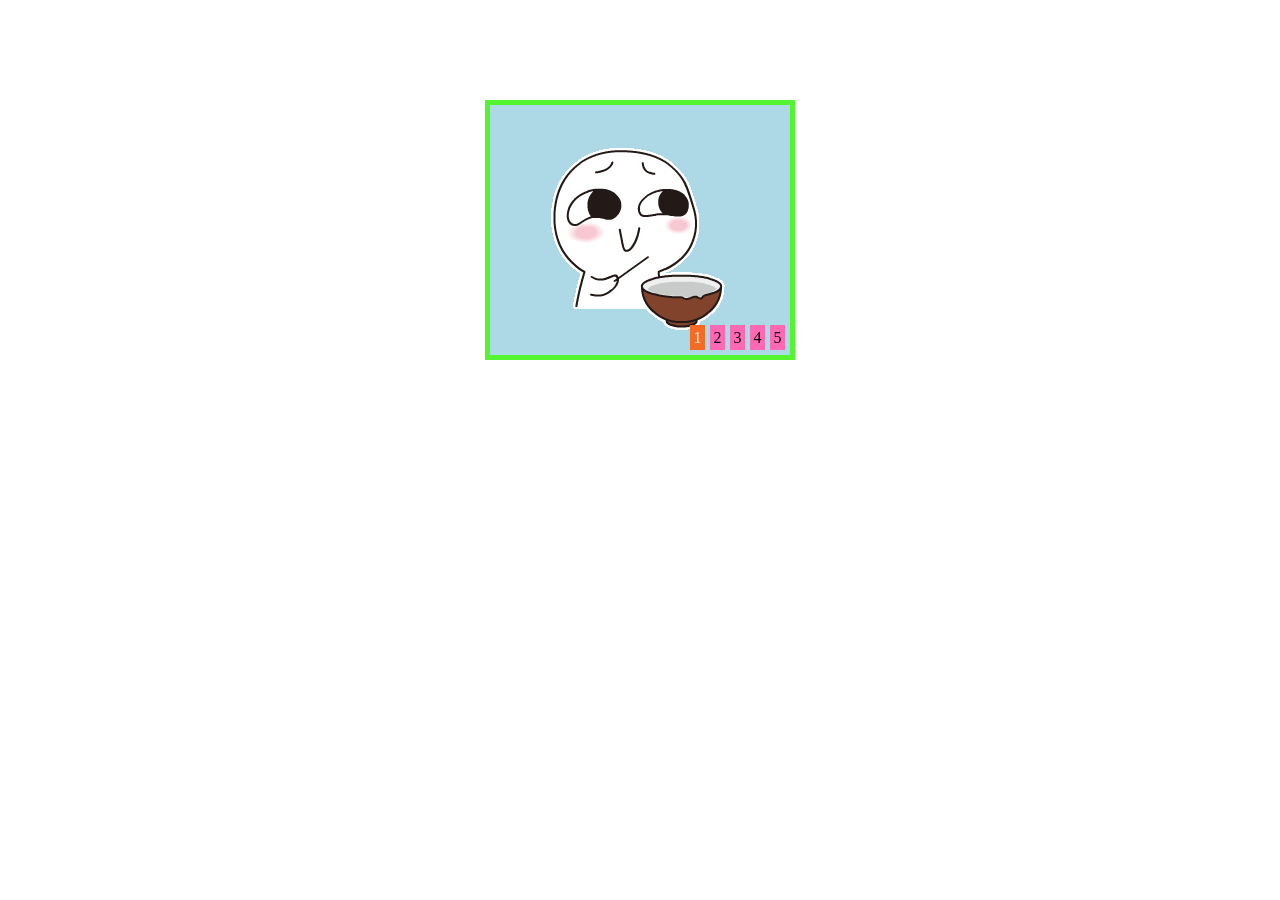
<file: transform/transform/transform.html>
<!DOCTYPE html>
<html lang="zh">
<head>
	<meta charset="UTF-8">
	<title>transform</title>
	<link rel="stylesheet" type="text/css" href="transform.css">
	<script type="text/javascript" src="transform.js"></script>
</head>
<body>
	<div class="frame" id="frame">
		<ul class="frame-content" id="frame-content">
			<li class="frame-content-img"><img src="./image/01.gif"></li>
			<li class="frame-content-img"><img src="./image/02.gif"></li>
			<li class="frame-content-img"><img src="./image/03.gif"></li>
			<li class="frame-content-img"><img src="./image/10.gif"></li>
			<li class="frame-content-img"><img src="./image/12.gif"></li>
		</ul>
		<ul class="frame-select" id="frame-select">
			<li class="frame-select-btn">1</li>
			<li class="frame-select-btn">2</li>
			<li class="frame-select-btn">3</li>
			<li class="frame-select-btn">4</li>
			<li class="frame-select-btn">5</li>
		</ul>
		<div class="frame-dir">
			<div class="frame-dir-left" id="frame-dir-left">&#60</div>
			<div class="frame-dir-right" id="frame-dir-right">&#62</div>
		</div>
		
	</div>
</body>
</html>
</file>
<file: 九宫格算法/Class/index.css>
/*突然在想用GRID布局可以搞定这个九宫格算法么，好像可以控制列数，行数不确定。。*/

.image {
	width: 250px;
	height: 250px;
	margin-bottom: 10px;
	background-color: #1AF9DC;
}

.inner {
	position: relative;
	width: 250px;  /*默认的值居中*/
	margin: 30px auto;
}

.btn-wrapper {
	display: flex;
	width: 330px;
	height: 50px;
	border: 2px solid #18F61C;
	align-items: center;
	justify-content: space-between;
	border-radius: 10px;
	background-color: #22F99C;
}

.btn {
	width: 50px;
	height: 30px;
}
</file>
<file: ajax聊天机器人/ajax聊天机器人/robot.css>
* {
	margin: 0;
	padding: 0;
	text-decoration: none;
}

.chatBox {
	position: relative;
	margin: 200px auto;
	width: 600px;
	height: 400px;
	border: 10px solid #15ECF7;
	border-radius: 20px;
	z-index: 88;
}

/*头部样式*/
.chatBox-header{
	display: flex;
	align-items: center;
	width: 580px;
	height: 10%;
	border-bottom: 10px solid #15ECF7;
	padding-left: 20px;
	font-size: 30px;
	font-weight: bold;
	font-family: "微软雅黑";
}

/*内容部分样式*/
.chatBox-body {
	position: relative;
	height: 280px;
    overflow:auto;
    list-style: none;
    margin: 0;
    padding: 0;
    width: 600px;
    z-index: 0;
}

.chatBox-body-item {
	display: none;
    padding: 7px;
    margin-bottom: 5px;
}

.chatBox-body-name {
	margin: 0;
    font-weight: normal;
    font-size: 13px;
    color: #fff;
    margin: 0 10px;
    width: 50px;
    height: 50px;
    border-radius: 50%;
    background: hotpink;
    flex-shrink: 0;
    display: flex;
    align-items: center;
    justify-content: center;
    font-size: 30px;
    font-weight: bold;
}

.chatBox-body-item::after {
	content: '';
    display: inline-block;
    width: 300px;
}

.a {
	display: flex;
	flex: 1;
    text-align: start;
    padding: 0 10px;
    overflow:hidden;
    align-items: flex-start;
}


.chatBox-body-message {
    display: inline-flex;
    background: #f2f5f9;
    border-color: #f2f5f9;
    font-size: 14px;
    line-height: 1.5;
    color: #2c3038;
    padding: .6em 1em;
    text-align: left;
    margin: 5px 0 0;
    border-radius: 6px;
}

.chatBox-body-item[data-self] {
	direction: rtl;/*改变css流向*/
}

.chatBox-body-item[data-self] .chatBox-body-message {
	background: #00afff;
    border-color: #00afff;
    color: #fff;
}

.chatBox-body-item[data-self] .chatBox-body-name {
	background-color: #2BF115;
}

/*底部样式*/
.chatBox-footer {
	display: flex;
	justify-content: center;
	align-items: center;
	position: absolute;
	bottom: 0;
	left: 0;
	width: 100%;
	height: 15%;
	border-top: 10px solid #15ECF7;
}

.chatBox-footer-input {
	outline: 0;
	display: inline-block;
	width: 300px;
	border-radius: 10px;
	height: 35px;
	border: 3px solid lightgreen;
	margin-right: 20px;
	font-size: 20px;
}

.chatBox-footer-btn {
	width: 50px;
	height: 40px;
	border-radius: 10px;
	background-color: #F5650B;
	color: white;
	font-size: 20px;
	font-weight: bold;
	border: none;
	margin-left: 20px;
}
</file>
<file: dialog/dialog/dialog.css>
* {
	padding: 0;
	margin: 0;
}

body {
	background: url(./image/baidu.png) no-repeat;
	background-size: 100%;
}

.dialog {
	position: relative;
	width: 200px;
	height: 200px;
	border: 1px solid black;
	background-color: white;
	z-index: 999;
	display: none;
}

.dialog-header {
	position: relative;
	height: 30px;
	background: lightblue;
	border-bottom: 1px solid #ccc;	
	cursor: move;
}

.dialog-header-title {
	position: absolute;
	left: 50%;
	top: 50%;
	transform: translate(-50%,-50%);
	user-select: none;
}
/*.dialog-header-title {
	margin: 0 auto;
	text-align: center;
}
*/
.dialog-header-close {
	position: absolute;
	right: 10px;
	top: 50%;
	transform: translateY(-50%);
	cursor: pointer;
}

input, button {
	display: block;
	margin: 20px auto;
}

.mask {
	position: absolute;
	left: 0;
	top: 0;
	background-color: #7B7B7B;
	opacity: 0.5;
	display: none;
	z-index: 998;
}

.login {
	position: absolute;
	right: 50px;
	top: 50px;
	text-decoration: none;
}
</file>
<file: Js实现选项卡/Study/study.css>
* {
	margin: 0;
	padding: 0;
	list-style: none;
}

#wrapper {
	position: relative;
	width: 421px;
	height: 200px;
	margin: 150px auto;
	
}

#tab-header {
	position: relative;
	display: flex;
	width: 300px;
	height: 40px;
}

#tab-header>div {
	display: flex;
	width: 60px;
	height: 40px;
	flex-shrink: 0;
	font-size: 20px;
	align-items: center;
	justify-content: center;
	border-bottom: 1px solid #ccc;
}

#tab-header>div:nth-child(4),
#tab-header>div:nth-child(5),
#tab-header>div:nth-child(6) {
	border-top: 1px solid #fff;
}

#tab-header>div:nth-child(1),
#tab-header>div:nth-child(2) {
	border-left: 1px solid #ccc;
	border-top: 1px solid #ccc;
	background-color: #eee;
}

#tab-header>div:nth-child(3) {
	border: 1px solid #ccc;
	border-bottom-width: 0;
	background-color: #fff;
}

#tab-body {
	position: absolute;
	left: 0;
	top: 40;
}

.image {
	display: none;
	width: 421px;
	height: 160px;
	border: 1px solid #ccc;
	border-top: none;
	margin-top: 2px;
}

#tab-body>div:last-child {
	display: block;
}
</file>
<file: leader/leader/leader.css>
* {

	margin: 0;
	padding: 0;

}

#wrapper {
	
	position: relative;
	left: 50px;
	top: 50px;
	width: 800px;
	height: 50px;

}

#wrapper>div {
	display: inline-block;
	margin-left: 30px;
}

a {

	text-decoration: none;
	color: #fff;
	font-size: 30px;

}

a:hover {

	color: #F78417;

}

.first {

	position: relative;
	line-height: 50px;
	width: 100px;
	height: 50px;
	text-align: center;
	background-color: #48A9EE;
	border-radius: 20px 0 0 20px;

}

.first::after {

	position: absolute;
	right: -25px;
	content: "";
	border: 25px solid #48A9EE;
	border-right: none;
	border-top-color: transparent;
	border-bottom-color: transparent;

}

.normal {

	position: relative;
	line-height: 50px;
	width: 100px;
	height: 50px;
	text-align: center;
	background-color: #48A9EE;

}

.normal::after {

	position: absolute;
	right: -25px;
	content: "";
	border: 25px solid #48A9EE;
	border-right: none;
	border-top-color: transparent;
	border-bottom-color: transparent;

}

.normal::before {

	position: absolute;
	left: -25px;
	content: "";
	border: 25px solid #48A9EE;
	border-right: none;
	border-left-color: transparent;

}

.last {

	position: relative;
	line-height: 50px;
	width: 100px;
	height: 50px;
	text-align: center;
	background-color: #48A9EE;
	border-radius: 0 20px 20px 0;

}

.last::before {

	position: absolute;
	left: -25px;
	content: "";
	border: 25px solid #48A9EE;
	border-right: none;
	border-left-color: transparent;

}
</file>
<file: like/like/like.css>
* {
	padding: 0;
	margin: 0;
	list-style: none;
}

.wrapper {
	width: 300px;
	margin: 0 auto;
	background-color: lightblue;
}

li {
	position: relative;
}

li>span:first-of-type {
	font-size: 30px;
	color: #FC1220;
	position: absolute;
	bottom: 47%;
	left: 235px;
}

hr {
  height: 1px;
  background-color: #1CFC40;
  border: none;
}

.num {
	position: absolute;
	left: 265px;
	bottom: 50%;
	font-size: 20px;
}

li>span:first-of-type:active {
	color: #FC12F5;
}
</file>
<file: transform/transform/transform.css>
* {
	margin: 0;
	padding: 0;
	list-style: none;
}

.frame {
	position: relative;
	width: 300px;
	height: 250px;
	border: 5px solid #54F430;
	margin: 100px auto;
	overflow: hidden;
}

.frame-content {
	position: absolute;
	left: 0;
	top: 0;
	display: flex;
}

.frame-content-img {
	display: flex;
	width: 300px;
	height: 250px;
	justify-content: center;
	align-items: center;
	background-color: lightblue;
	border-right: 5px solid lightblue;
	z-index: -999;
}

.frame-select {
	display: flex;
	position: absolute;
	right: 5px;
	bottom: 5px;
}

.frame-select-btn {
	display: flex;
	width: 15px;
	height: 25px;
	margin-left: 5px;
	align-items: center;
	justify-content: center;
	background-color: hotpink;
}

.frame-select-btn:hover {
	background-color: #F36B24;
	cursor: pointer;
	color: white;
}

.frame-dir {
	display: none;
	position: absolute;
	width: 300px;
	left: 5px;
	top: 50%;
	transform: translateY(-50%);
}

.frame-dir-left {
/*	display: none;*/
	position: absolute;
	left: 5px;
	top: 50%;
	transform: translateY(-50%);
	font-size: 50px;
	font-weight: bold;
	text-align: center;
	z-index: 999;
	cursor: pointer;
	user-select: none;
}

.frame-dir-right {
/*	display: none;*/
	position: absolute;
	right: 5px;
	top: 50%;
	transform: translateY(-50%);
	font-size: 50px;
	font-weight: bold;
	text-align: center;
	z-index: 999;
	cursor: pointer;
	user-select: none;
}

.frame-dir:hover,
.frame-content:hover~.frame-dir {
	display: block;
}

#current {
	background-color: #F36B24;
	cursor: pointer;
	color: white; 
}
</file>
